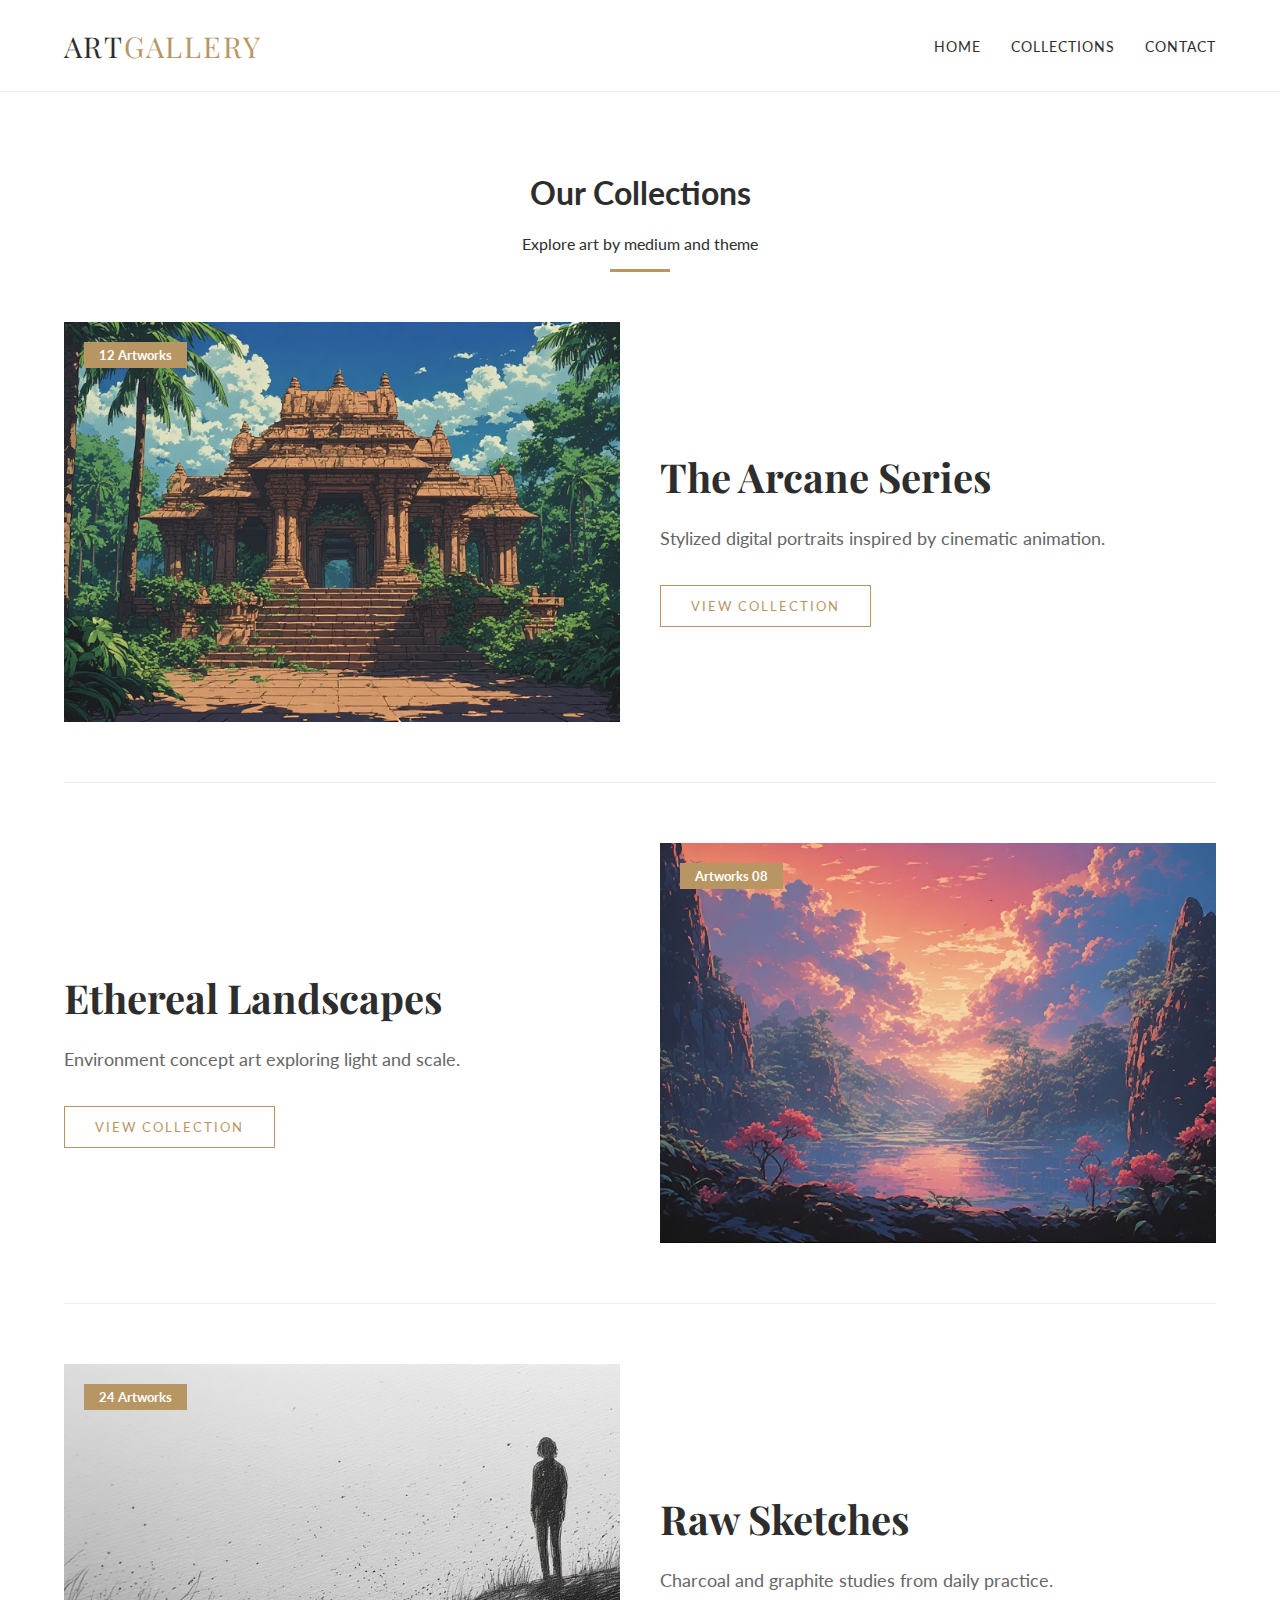
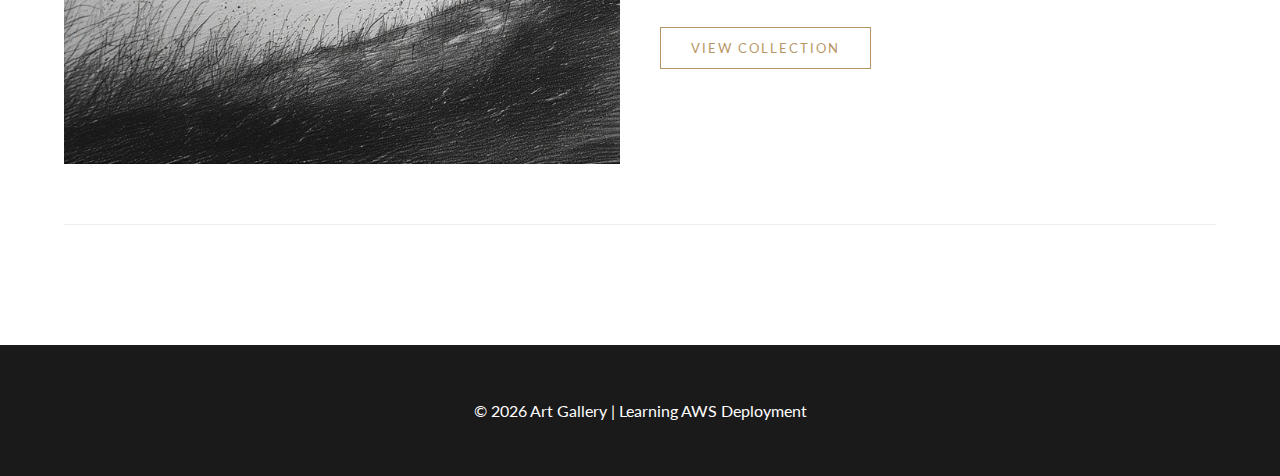
<file: collections.html>
<!DOCTYPE html>
<html lang="en">
<head>
    <meta charset="UTF-8">
    <meta name="viewport" content="width=device-width, initial-scale=1.0">
    <title>Collections | Art Gallery</title>
    <link rel="stylesheet" href="style.css">
    <link href="https://fonts.googleapis.com/css2?family=Playfair+Display:wght@400;700&family=Lato:wght@300;400&display=swap" rel="stylesheet">
</head>
<body>

    <nav>
        <div class="logo">ART<span>GALLERY</span></div>
        <ul>
            <li><a href="index.html">Home</a></li>
            <li><a href="collections.html" class="active">Collections</a></li>
            <li><a href="#">Contact</a></li>
        </ul>
    </nav>

    <main class="container">
        <div class="section-title">
            <h1>Our Collections</h1>
            <p>Explore art by medium and theme</p>
            <div class="underline"></div>
        </div>

        <div class="collections-grid">
            <div class="collection-card">
                <div class="coll-img">
                    <img src="images/ancientte.jpeg" alt="Arcane Series">
                    <div class="count">12 Artworks</div>
                </div>
                <div class="coll-details">
                    <h2>The Arcane Series</h2>
                    <p>Stylized digital portraits inspired by cinematic animation.</p>
                    <a href="pages/arcane-collection.html" class="view-btn">View Collection</a>
                </div>
            </div>

            <div class="collection-card">
                <div class="coll-img">
                    <img src="images/landscape1.jpeg"Landscapes">
                    <div class="count">08 Artworks</div>
                </div>
                <div class="coll-details">
                    <h2>Ethereal Landscapes</h2>
                    <p>Environment concept art exploring light and scale.</p>
                    <a href="landscapes-collection.html" class="view-btn">View Collection</a>
                </div>
            </div>

            <div class="collection-card">
                <div class="coll-img">
                    <img src="images/sketch1.jpeg" alt="Sketches">
                    <div class="count">24 Artworks</div>
                </div>
                <div class="coll-details">
                    <h2>Raw Sketches</h2>
                    <p>Charcoal and graphite studies from daily practice.</p>
                    <a href="#" class="view-btn">View Collection</a>
                </div>
            </div>
        </div>
    </main>

    <footer>
        <p>&copy; 2026 Art Gallery | Learning AWS Deployment</p>
    </footer>

</body>
</html>
</file>
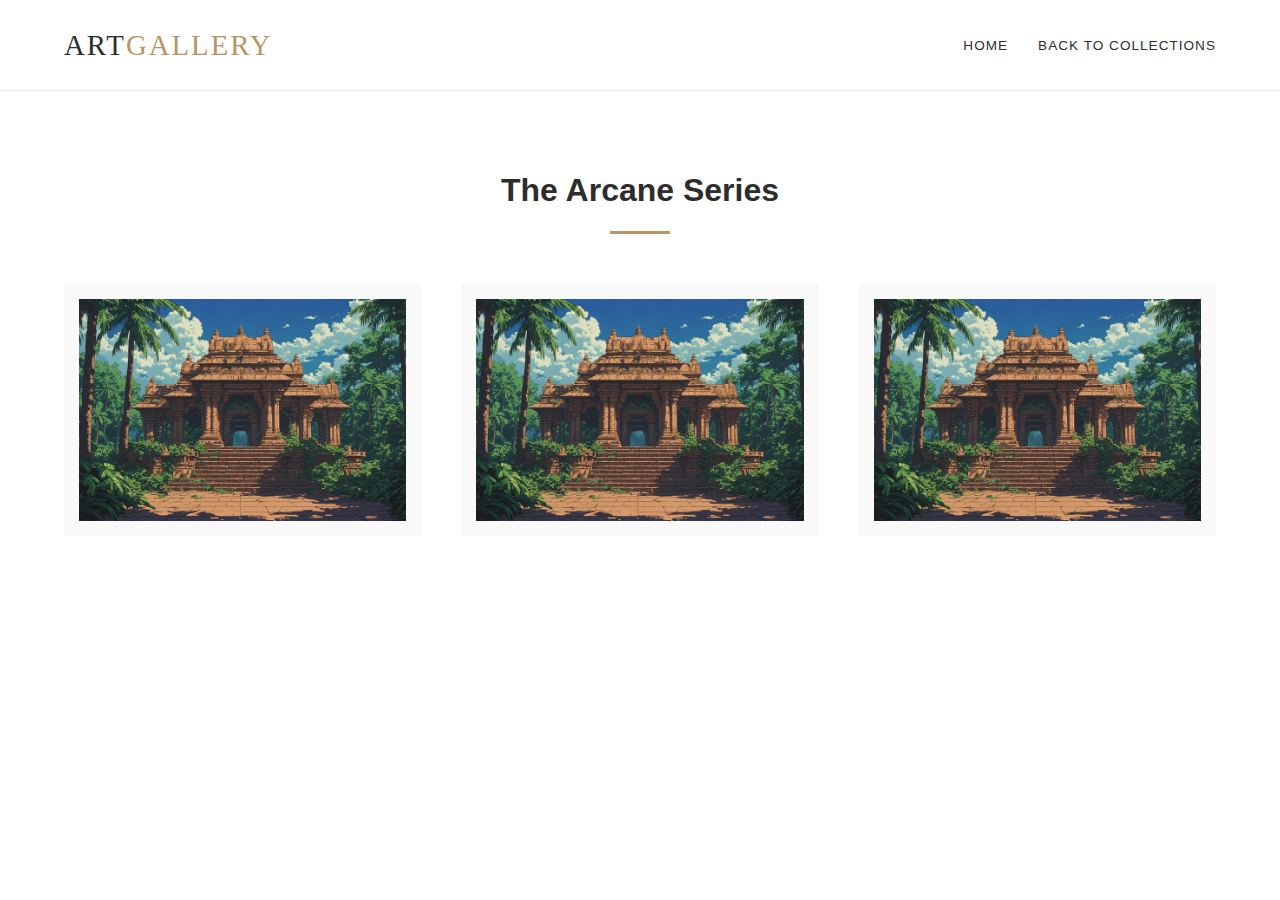
<file: pages/arcane-collection.html>
<!DOCTYPE html>
<html lang="en">
<head>
    <meta charset="UTF-8">
    <meta name="viewport" content="width=device-width, initial-scale=1.0">
    <title>Arcane Series | Art Gallery</title>
    <link rel="stylesheet" href="../style.css">
</head>
<body>
    <nav>
        <div class="logo">ART<span>GALLERY</span></div>
        <ul>
            <li><a href="../index.html">Home</a></li>
            <li><a href="../collections.html">Back to Collections</a></li>
        </ul>
    </nav>

    <main class="container">
        <div class="section-title">
            <h1>The Arcane Series</h1>
            <div class="underline"></div>
        </div>

        <div class="gallery-grid">
            <div class="art-item"><img src="ancientte.jpeg"></div>
            <div class="art-item"><img src="ancientte.jpeg"></div>
            <div class="art-item"><img src="ancientte.jpeg"></div>
        </div>
    </main>
</body>
</html>
</file>
<file: style.css>
/* Base Styles */
:root {
    --primary-text: #2d2d2d;
    --accent: #b89664; /* Sophisticated Gold */
    --light-bg: #f9f9f9;
}

body {
    margin: 0;
    font-family: 'Lato', sans-serif;
    color: var(--primary-text);
    background-color: #fff;
}

/* Navigation */
nav {
    display: flex;
    justify-content: space-between;
    align-items: center;
    padding: 20px 5%;
    border-bottom: 1px solid #eee;
}

.logo {
    font-family: 'Playfair Display', serif;
    font-size: 1.8rem;
    letter-spacing: 2px;
}

.logo span { color: var(--accent); }

nav ul { list-style: none; display: flex; gap: 30px; }

nav ul li a {
    text-decoration: none;
    color: var(--primary-text);
    text-transform: uppercase;
    font-size: 0.85rem;
    letter-spacing: 1px;
}

/* Hero Section */
.hero {
    height: 60vh;
    background: linear-gradient(rgba(0,0,0,0.4), rgba(0,0,0,0.4)), url('hero-bg.jpg');
    background-size: cover;
    background-position: center;
    display: flex;
    align-items: center;
    justify-content: center;
    color: white;
    text-align: center;
}

.hero h1 {
    font-family: 'Playfair Display', serif;
    font-size: 3.5rem;
    margin-bottom: 10px;
}

/* Gallery Grid */
.container { padding: 60px 5%; }

.section-title { text-align: center; margin-bottom: 50px; }

.section-title h2 {
    font-family: 'Playfair Display', serif;
    font-size: 2.2rem;
    margin-bottom: 10px;
}

.underline {
    width: 60px;
    height: 3px;
    background-color: var(--accent);
    margin: 0 auto;
}

.gallery-grid {
    display: grid;
    grid-template-columns: repeat(auto-fit, minmax(300px, 1fr));
    gap: 40px;
}

.art-item {
    background: var(--light-bg);
    padding: 15px;
    transition: 0.3s;
}

.image-box {
    overflow: hidden;
    height: 400px;
}

.art-item img {
    width: 100%;
    height: 100%;
    object-fit: cover;
    transition: 0.5s;
}

.art-item:hover img { transform: scale(1.05); }

.art-info {
    text-align: center;
    padding-top: 20px;
}

.art-info h3 {
    font-family: 'Playfair Display', serif;
    margin: 5px 0;
}

.art-info p { color: #888; font-style: italic; }

footer {
    background: #1a1a1a;
    color: #fff;
    text-align: center;
    padding: 40px 0;
    margin-top: 60px;
}

/* Collections Specific Styles */
.collections-grid {
    display: flex;
    flex-direction: column;
    gap: 60px;
    margin-top: 40px;
}

.collection-card {
    display: grid;
    grid-template-columns: 1fr 1fr;
    align-items: center;
    gap: 40px;
    border-bottom: 1px solid #eee;
    padding-bottom: 60px;
}

/* Alternate layout for every second card */
.collection-card:nth-child(even) {
    direction: rtl;
}
.collection-card:nth-child(even) .coll-details {
    direction: ltr;
}

.coll-img {
    position: relative;
    overflow: hidden;
    height: 400px;
}

.coll-img img {
    width: 100%;
    height: 100%;
    object-fit: cover;
}

.count {
    position: absolute;
    top: 20px;
    left: 20px;
    background: var(--accent);
    color: white;
    padding: 5px 15px;
    font-size: 0.8rem;
    font-weight: bold;
}

.coll-details h2 {
    font-family: 'Playfair Display', serif;
    font-size: 2.5rem;
    margin-bottom: 20px;
}

.coll-details p {
    font-size: 1.1rem;
    color: #666;
    margin-bottom: 30px;
    line-height: 1.8;
}

.view-btn {
    display: inline-block;
    padding: 12px 30px;
    border: 1px solid var(--accent);
    color: var(--accent);
    text-decoration: none;
    text-transform: uppercase;
    font-size: 0.8rem;
    letter-spacing: 2px;
    transition: 0.3s;
}

.view-btn:hover {
    background: var(--accent);
    color: white;
}

/* Mobile Responsive */
@media (max-width: 768px) {
    .collection-card {
        grid-template-columns: 1fr;
    }
    .collection-card:nth-child(even) {
        direction: ltr;
    }
}
</file>
